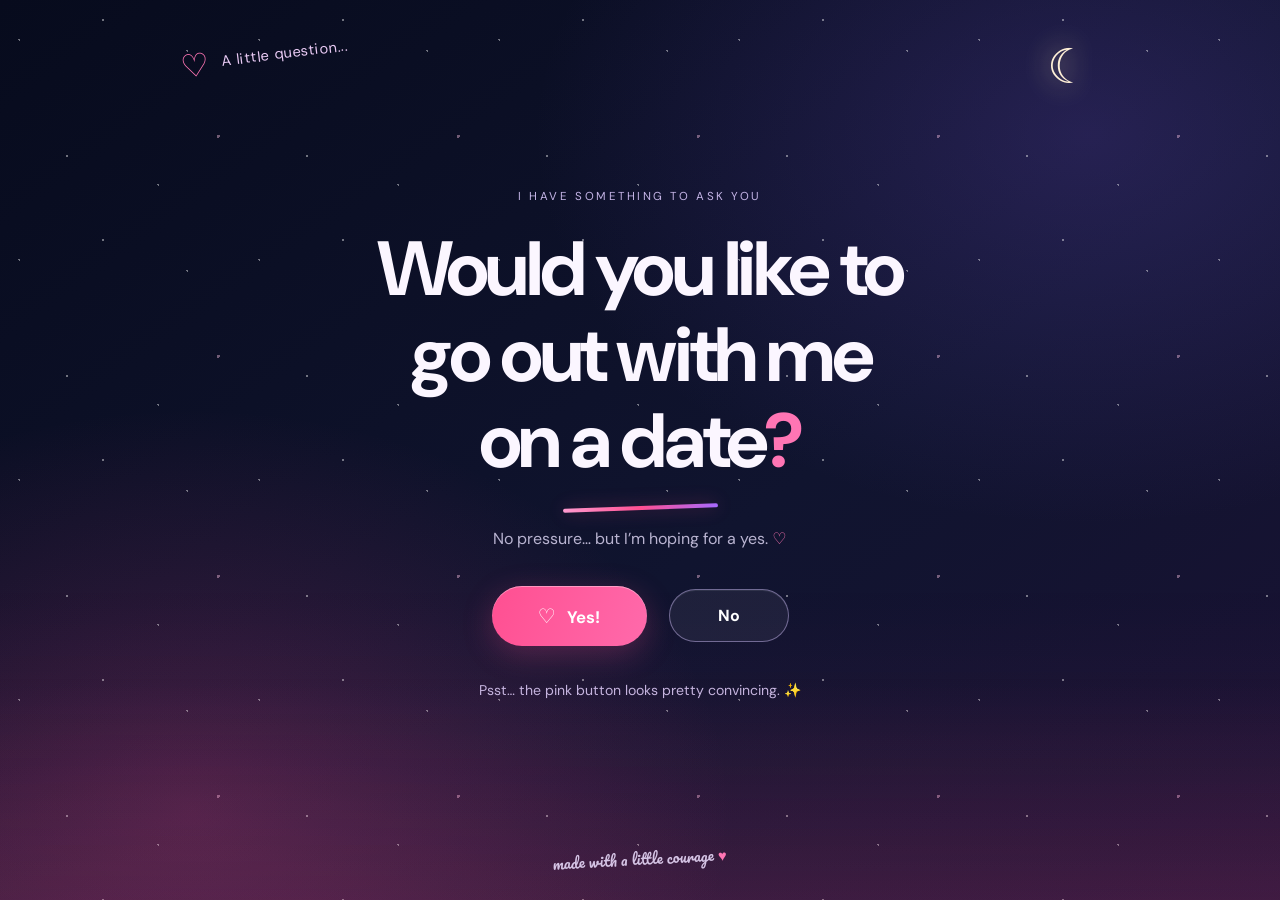
<file: index.html>
<!DOCTYPE html>
<html lang="en">
<head>
  <meta charset="UTF-8" />
  <meta name="viewport" content="width=device-width, initial-scale=1.0" />
  <meta name="theme-color" content="#090d24" />
  <title>A Little Question 💗</title>
  <link rel="preconnect" href="https://fonts.googleapis.com">
  <link rel="preconnect" href="https://fonts.gstatic.com" crossorigin>
  <link href="https://fonts.googleapis.com/css2?family=DM+Sans:wght@400;500;600;700&family=Pacifico&display=swap" rel="stylesheet">
  <link rel="stylesheet" href="style.css" />
</head>
<body class="landing">
  <div class="stars" aria-hidden="true"></div>
  <main class="hero">
    <div class="tiny-note"><span class="heart">♡</span> A little question...</div>
    <div class="moon" aria-hidden="true">☾</div>
    <section class="question-card">
      <p class="eyebrow">I have something to ask you</p>
      <h1>Would you like to<br class="desktop-break"> go out with me<br> on a date<span class="pink">?</span></h1>
      <div class="underline" aria-hidden="true"></div>
      <p class="subtext">No pressure… but I’m hoping for a yes. <span>♡</span></p>
      <div class="choices" id="choices">
        <button class="btn btn-yes" id="yesBtn" type="button"><span>♡</span> Yes!</button>
        <button class="btn btn-no" id="noBtn" type="button">No</button>
      </div>
      <p class="hint" id="hint">Psst… the pink button looks pretty convincing. ✨</p>
    </section>
    <div class="bottom-note">made with a little courage <span>♥</span></div>
    <div class="city-glow" aria-hidden="true"></div>
  </main>
  <script>
    const noBtn = document.getElementById('noBtn');
    const choices = document.getElementById('choices');
    const hint = document.getElementById('hint');
    const messages = [
      "Nice try 😌",
      "That button has other plans.",
      "The universe says… maybe click Yes? ✨",
      "You're really committed to this, huh? 😂",
      "Almost! …not really 💗"
    ];
    let count = 0;
    function moveNoButton() {
      const area = choices.getBoundingClientRect();
      const btn = noBtn.getBoundingClientRect();
      const maxX = Math.max(0, area.width - btn.width);
      const maxY = 90;
      const x = Math.random() * maxX - maxX / 2;
      const y = (Math.random() * maxY) - maxY / 2;
      noBtn.style.transform = `translate(${x}px, ${y}px)`;
      noBtn.style.position = 'relative';
      noBtn.style.zIndex = '5';
      hint.textContent = messages[count % messages.length];
      count++;
    }
    noBtn.addEventListener('pointerenter', moveNoButton);
    noBtn.addEventListener('touchstart', function (event) {
      event.preventDefault();
      moveNoButton();
    }, { passive: false });
    noBtn.addEventListener('click', function (event) {
      event.preventDefault();
      moveNoButton();
    });
    document.getElementById('yesBtn').addEventListener('click', () => {
      window.location.href = 'date.html';
    });
  </script>
</body>
</html>
</file>
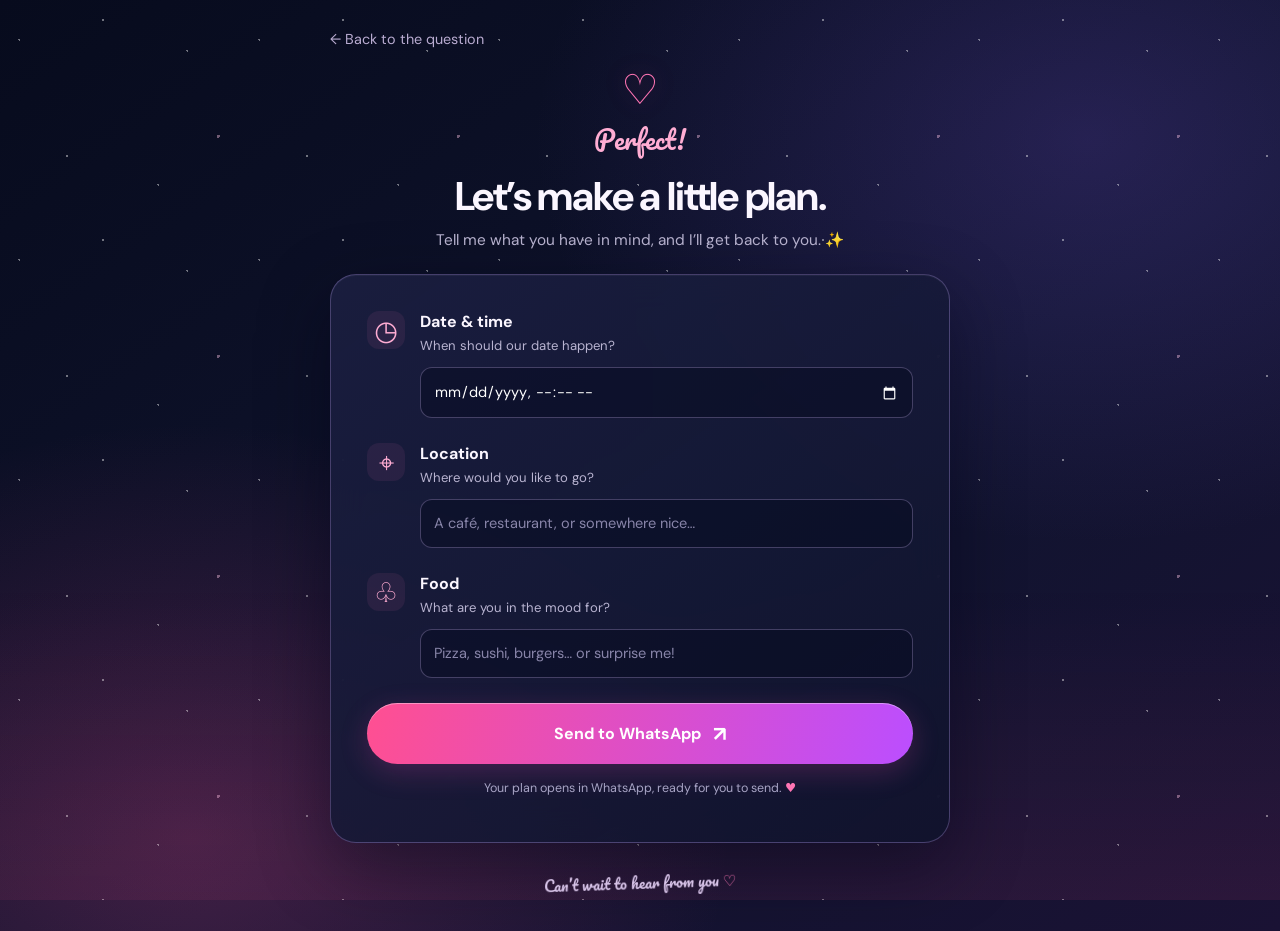
<file: date.html>
<!DOCTYPE html>
<html lang="en">
<head>
  <meta charset="UTF-8" />
  <meta name="viewport" content="width=device-width, initial-scale=1.0" />
  <meta name="theme-color" content="#090d24" />
  <title>Our Little Plan 💗</title>
  <link rel="preconnect" href="https://fonts.googleapis.com">
  <link rel="preconnect" href="https://fonts.gstatic.com" crossorigin>
  <link href="https://fonts.googleapis.com/css2?family=DM+Sans:wght@400;500;600;700&family=Pacifico&display=swap" rel="stylesheet">
  <link rel="stylesheet" href="style.css" />
</head>
<body class="details-page">
  <div class="stars" aria-hidden="true"></div>
  <main class="details-wrap">
    <a class="back-link" href="index.html">← Back to the question</a>
    <header class="details-heading">
      <div class="sparkle">♡</div>
      <p class="script">Perfect!</p>
      <h1>Let’s make a little plan.</h1>
      <p class="intro">Tell me what you have in mind, and I’ll get back to you. ✨</p>
    </header>

    <form class="details-card" id="dateForm">
      <label class="field">
        <span class="field-icon">◷</span>
        <span class="field-copy">
          <strong>Date &amp; time</strong>
          <small>When should our date happen?</small>
          <input type="datetime-local" id="dateTime" required />
        </span>
      </label>
      <label class="field">
        <span class="field-icon">⌖</span>
        <span class="field-copy">
          <strong>Location</strong>
          <small>Where would you like to go?</small>
          <input type="text" id="location" placeholder="A café, restaurant, or somewhere nice…" required maxlength="140" />
        </span>
      </label>
      <label class="field">
        <span class="field-icon">♧</span>
        <span class="field-copy">
          <strong>Food</strong>
          <small>What are you in the mood for?</small>
          <input type="text" id="food" placeholder="Pizza, sushi, burgers… or surprise me!" required maxlength="140" />
        </span>
      </label>
      <button class="btn btn-send" type="submit"><span>Send to WhatsApp</span><span class="send-icon">↗</span></button>
      <p class="privacy-note">Your plan opens in WhatsApp, ready for you to send. <span>♥</span></p>
      <p class="form-error" id="formError" role="alert"></p>
    </form>
    <footer class="footer-note">Can’t wait to hear from you <span>♡</span></footer>
  </main>
  <script>
    // International WhatsApp format: country code + number, without the domestic leading zero.
    const whatsappNumber = '249126013364';
    const form = document.getElementById('dateForm');
    form.addEventListener('submit', function (event) {
      event.preventDefault();
      const dateTime = document.getElementById('dateTime').value;
      const location = document.getElementById('location').value.trim();
      const food = document.getElementById('food').value.trim();
      const error = document.getElementById('formError');
      if (!dateTime || !location || !food) {
        error.textContent = 'Please fill in all three details first. 💗';
        return;
      }
      const date = new Date(dateTime);
      const readableDate = date.toLocaleString(undefined, {
        dateStyle: 'medium',
        timeStyle: 'short'
      });
      const message = `Hi! 💗 I'd love to go on a date with you!\n\n🗓️ Date & time: ${readableDate}\n📍 Location: ${location}\n🍽️ Food: ${food}\n\nLet's make it happen! ✨`;
      const url = `https://wa.me/${whatsappNumber}?text=${encodeURIComponent(message)}`;
      window.open(url, '_blank', 'noopener,noreferrer');
      error.textContent = '';
    });
  </script>
</body>
</html>
</file>
<file: style.css>
* { box-sizing: border-box; }
:root {
  --bg: #080d22;
  --panel: rgba(19, 24, 52, .82);
  --line: rgba(202, 170, 255, .28);
  --text: #fbf6ff;
  --muted: #b9b4d1;
  --pink: #ff4f91;
  --purple: #9b5cff;
}
html { min-height: 100%; }
body {
  margin: 0; min-height: 100vh; color: var(--text);
  font-family: "DM Sans", system-ui, sans-serif;
  background:
    radial-gradient(ellipse at 15% 90%, rgba(206, 63, 132, .26), transparent 35%),
    radial-gradient(ellipse at 85% 15%, rgba(98, 70, 180, .28), transparent 36%),
    linear-gradient(145deg, #070b1d 0%, #10142f 58%, #1a1234 100%);
  overflow-x: hidden;
}
body::before {
  content: ""; position: fixed; inset: 0; pointer-events: none; opacity: .42;
  background-image: radial-gradient(1px 1px at 8% 18%, #fff 99%, transparent),
    radial-gradient(1px 1px at 78% 23%, #fff 99%, transparent),
    radial-gradient(1px 1px at 43% 9%, #fff 99%, transparent),
    radial-gradient(1.5px 1.5px at 91% 62%, #ffc7e5 99%, transparent),
    radial-gradient(1px 1px at 28% 71%, #fff 99%, transparent),
    radial-gradient(1px 1px at 66% 84%, #fff 99%, transparent);
  background-size: 240px 220px;
}
.stars { position: fixed; inset: 0; pointer-events: none; background: linear-gradient(transparent 65%, rgba(255, 83, 141, .08)); }
.hero { position: relative; display: grid; place-items: center; min-height: 100vh; padding: 70px 20px 80px; isolation: isolate; }
.tiny-note { position: absolute; top: 36px; left: max(24px, calc(50% - 460px)); color: #e8c9f3; font-size: .92rem; letter-spacing: .04em; transform: rotate(-7deg); }
.heart, .pink, .subtext span, .bottom-note span { color: #ff75b4; }
.heart { font-size: 2rem; vertical-align: middle; margin-right: 7px; }
.moon { position: absolute; top: 35px; right: max(28px, calc(50% - 450px)); font-size: 3rem; color: #fff0d7; text-shadow: 0 0 28px #ffe2b2; }
.question-card { position: relative; width: min(100%, 720px); text-align: center; padding: 54px 28px 36px; z-index: 2; }
.eyebrow { text-transform: uppercase; letter-spacing: .22em; font-size: .72rem; color: #c5b5e7; margin: 0 0 22px; }
h1 { font-weight: 700; letter-spacing: -.045em; line-height: 1.12; font-size: clamp(2.5rem, 7vw, 4.8rem); margin: 0 auto; text-wrap: balance; }
.underline { height: 4px; width: 155px; margin: 22px auto 18px; border-radius: 20px; transform: rotate(-2deg); background: linear-gradient(90deg, #ff9bd0, #ff4f91, #a66aff); box-shadow: 0 0 18px #ff4f9155; }
.subtext { color: var(--muted); font-size: 1rem; margin: 0 auto 30px; }
.choices { position: relative; display: flex; align-items: center; justify-content: center; gap: 22px; min-height: 74px; }
.btn { border: 0; border-radius: 999px; cursor: pointer; color: white; font: inherit; font-weight: 700; transition: transform .2s ease, box-shadow .2s ease, background .2s ease; }
.btn-yes { min-width: 155px; padding: 17px 30px; background: linear-gradient(110deg, #ff4f91, #ff6aab); box-shadow: 0 8px 30px #ff4f9140, inset 0 1px 0 #ffffff60; font-size: 1.05rem; }
.btn-yes span { font-size: 1.25rem; margin-right: 8px; }
.btn-yes:hover { transform: translateY(-3px) scale(1.04); box-shadow: 0 12px 38px #ff4f9160; }
.btn-no { min-width: 120px; padding: 15px 28px; background: rgba(255,255,255,.06); border: 1px solid rgba(214,196,255,.45); box-shadow: inset 0 1px 0 #ffffff14; }
.hint { min-height: 24px; color: #c6b4df; font-size: .88rem; margin-top: 28px; }
.bottom-note { position: absolute; bottom: 28px; color: #d4c3e4; font-family: Pacifico, cursive; font-size: .92rem; transform: rotate(-3deg); }
.city-glow { position: absolute; z-index: -1; bottom: 0; left: 0; right: 0; height: 25vh; opacity: .6; background: linear-gradient(0deg, rgba(255, 75, 137, .17), transparent); }
.details-page { padding: 28px 18px 35px; }
.details-wrap { position: relative; width: min(100%, 620px); margin: 0 auto; z-index: 1; }
.back-link { display: inline-block; color: #d9c8f0; text-decoration: none; font-size: .9rem; margin: 0 0 22px; opacity: .85; }
.back-link:hover { color: #fff; }
.details-heading { text-align: center; margin-bottom: 24px; }
.sparkle { font-size: 2.6rem; line-height: 1; color: #ff75b4; text-shadow: 0 0 24px #ff4f9166; }
.script { font-family: Pacifico, cursive; color: #ffadd3; font-size: 1.65rem; margin: 4px 0 12px; }
.details-heading h1 { font-size: clamp(1.8rem, 5vw, 2.5rem); letter-spacing: -.03em; }
.intro { color: var(--muted); margin: 12px 0 0; font-size: .96rem; }
.details-card { padding: clamp(22px, 5vw, 36px); border: 1px solid var(--line); border-radius: 26px; background: linear-gradient(145deg, rgba(27, 31, 65, .9), rgba(15, 19, 44, .88)); box-shadow: 0 24px 70px #02051570, inset 0 1px 0 #ffffff0b; backdrop-filter: blur(18px); }
.field { display: flex; align-items: flex-start; gap: 15px; margin-bottom: 25px; }
.field-icon { display: grid; place-items: center; flex: 0 0 38px; height: 38px; border-radius: 12px; color: #ffadd3; background: #ff75b414; font-size: 1.7rem; line-height: 1; }
.field-copy { display: flex; flex-direction: column; gap: 5px; flex: 1; min-width: 0; }
.field-copy strong { font-size: 1rem; }
.field-copy small { color: var(--muted); font-size: .82rem; margin-bottom: 8px; }
input { width: 100%; min-width: 0; color: #fff; background: rgba(7, 11, 32, .5); border: 1px solid rgba(195, 174, 236, .3); border-radius: 12px; padding: 14px 13px; font: inherit; font-size: .91rem; outline: none; transition: border .2s, box-shadow .2s; color-scheme: dark; }
input::placeholder { color: #8885a9; }
input:focus { border-color: #ff79b8; box-shadow: 0 0 0 3px #ff4f911a; }
.btn-send { width: 100%; display: flex; justify-content: center; align-items: center; gap: 12px; padding: 17px 22px; background: linear-gradient(105deg, #ff4f91, #bb4eff); box-shadow: 0 8px 28px #d744a23d, inset 0 1px 0 #ffffff65; font-size: 1rem; margin-top: 4px; }
.btn-send:hover { transform: translateY(-2px); box-shadow: 0 12px 34px #d744a258; }
.send-icon { font-size: 1.3rem; }
.privacy-note { color: #a8a4c5; text-align: center; font-size: .78rem; margin: 16px 0 0; }
.privacy-note span, .footer-note span { color: #ff75b4; }
.form-error { color: #ff9fc9; text-align: center; font-size: .85rem; margin: 10px 0 0; }
.footer-note { text-align: center; color: #d7c3e8; font-family: Pacifico, cursive; font-size: .95rem; margin-top: 26px; transform: rotate(-2deg); }
@media (max-width: 520px) {
  .hero { padding: 80px 16px 72px; }
  .question-card { padding: 38px 5px 20px; }
  .eyebrow { font-size: .64rem; }
  .desktop-break { display: none; }
  .subtext { max-width: 290px; line-height: 1.6; }
  .choices { gap: 13px; }
  .btn-yes { min-width: 135px; padding: 15px 22px; }
  .btn-no { min-width: 100px; padding: 14px 22px; }
  .tiny-note { top: 24px; left: 20px; font-size: .78rem; }
  .moon { top: 20px; right: 20px; font-size: 2.3rem; }
  .details-page { padding: 20px 14px 30px; }
  .field { gap: 11px; }
  .field-icon { flex-basis: 32px; height: 32px; font-size: 1.4rem; }
  .details-card { border-radius: 22px; }
}
@media (prefers-reduced-motion: reduce) { *, *::before, *::after { transition: none !important; } }
</file>
